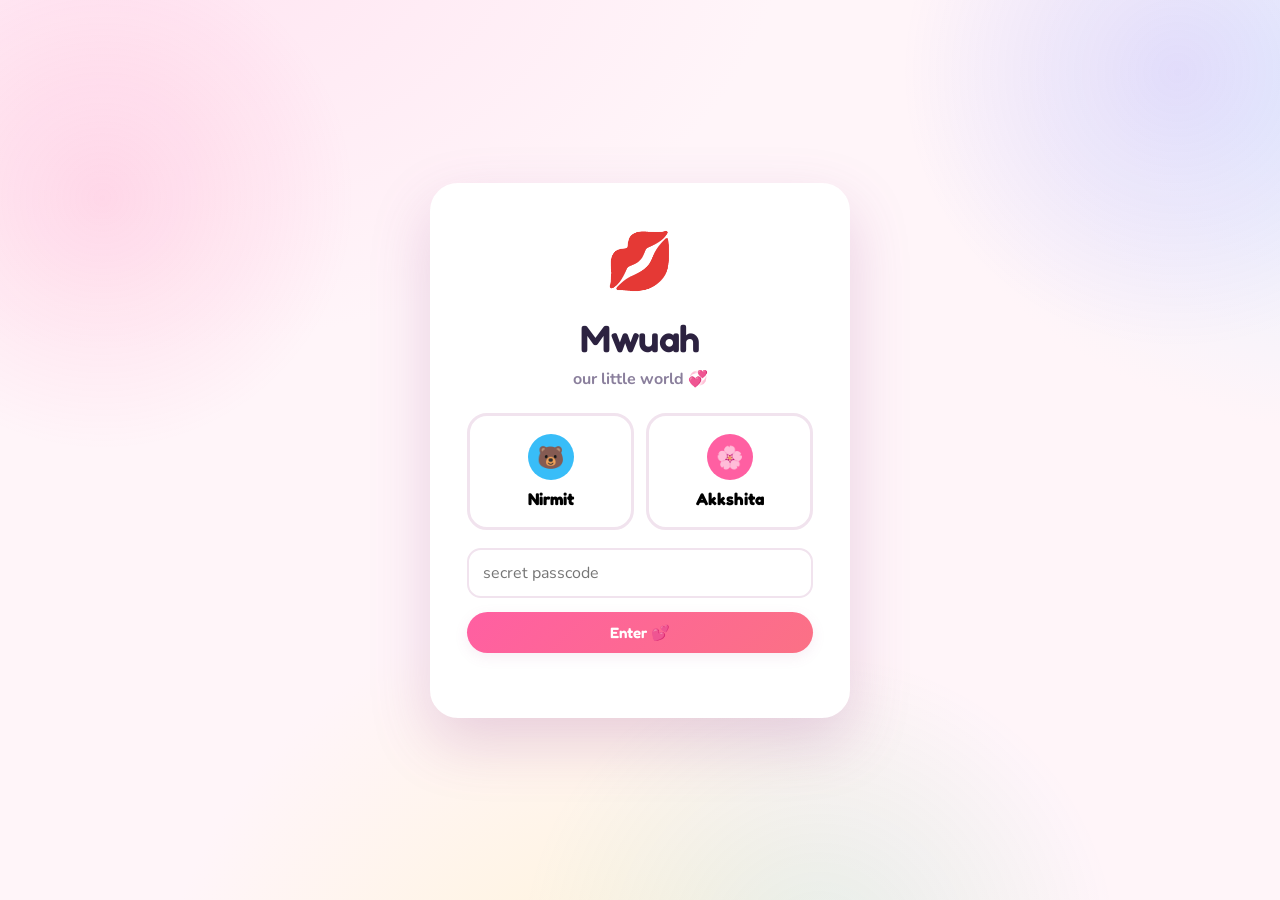
<file: login.html>
<!DOCTYPE html>
<html lang="en">
<head>
  <meta charset="UTF-8" />
  <meta name="viewport" content="width=device-width, initial-scale=1.0, maximum-scale=1.0" />
  <title>Mwuah 💋</title>
  <link rel="manifest" href="manifest.webmanifest" />
  <meta name="theme-color" content="#ff5fa2" />
  <meta name="mobile-web-app-capable" content="yes" />
  <meta name="apple-mobile-web-app-capable" content="yes" />
  <meta name="apple-mobile-web-app-title" content="Mwuah" />
  <link rel="apple-touch-icon" href="assets/apple-touch-icon.png" />
  <link rel="icon" href="assets/icon.svg" type="image/svg+xml" />
  <link rel="preconnect" href="https://fonts.googleapis.com" />
  <link rel="preconnect" href="https://fonts.gstatic.com" crossorigin />
  <link href="https://fonts.googleapis.com/css2?family=Fredoka:wght@400;500;600;700&family=Nunito:wght@400;600;700;800&display=swap" rel="stylesheet" />
  <link rel="stylesheet" href="styles/tokens.css" />
  <link rel="stylesheet" href="styles/base.css" />
  <link rel="stylesheet" href="styles/components.css" />
  <link rel="stylesheet" href="styles/pages.css" />
</head>
<body>
  <div class="login-wrap">
    <form class="login-card" id="loginForm">
      <span class="brand__mark">💋</span>
      <h1>Mwuah</h1>
      <p class="tag">our little world 💞</p>

      <div class="who-pick" id="whoPick"></div>

      <div class="field">
        <input class="input" id="passInput" type="password" placeholder="secret passcode" autocomplete="off" />
      </div>

      <button class="btn btn--primary btn--block" type="submit" id="enterBtn">Enter 💕</button>
      <div class="login-error" id="loginError"></div>
    </form>
  </div>

  <script type="module">
    import { PEOPLE } from './js/config.js';
    import { unlock, setWho, whoami, isUnlocked } from './js/auth.js';

    // already in? go straight through
    if (isUnlocked() && whoami()) window.location.href = 'index.html';

    let selected = whoami()?.key || null;
    const pick = document.getElementById('whoPick');
    pick.innerHTML = Object.values(PEOPLE).map((p) => `
      <button type="button" class="who-btn ${selected === p.key ? 'is-sel' : ''}" data-who="${p.key}">
        <span class="av" style="background:${p.color}">${p.emoji}</span>
        <span>${p.name}</span>
      </button>`).join('');

    pick.addEventListener('click', (e) => {
      const btn = e.target.closest('.who-btn');
      if (!btn) return;
      selected = btn.dataset.who;
      pick.querySelectorAll('.who-btn').forEach((b) => b.classList.toggle('is-sel', b === btn));
    });

    const err = document.getElementById('loginError');
    document.getElementById('loginForm').addEventListener('submit', async (e) => {
      e.preventDefault();
      err.textContent = '';
      if (!selected) { err.textContent = 'Pick who you are first 👆'; return; }
      const btn = document.getElementById('enterBtn');
      btn.disabled = true; btn.textContent = 'Unlocking…';
      try {
        await unlock(document.getElementById('passInput').value);
        setWho(selected);
        window.location.href = 'index.html';
      } catch (ex) {
        err.textContent = ex.message || 'Could not enter';
        btn.disabled = false; btn.textContent = 'Enter 💕';
      }
    });
  </script>
  <script>
    if ('serviceWorker' in navigator) {
      window.addEventListener('load', () => navigator.serviceWorker.register('sw.js').catch(() => {}));
    }
  </script>
</body>
</html>
</file>
<file: styles/tokens.css>
/* Mwuah — design tokens. Playful & colorful. */
:root {
  /* Surface */
  --bg: #fff5f9;
  --bg-grad: radial-gradient(1200px 800px at 10% -10%, #ffe3f1 0%, transparent 55%),
             radial-gradient(1000px 700px at 110% 10%, #e3f0ff 0%, transparent 50%),
             radial-gradient(900px 900px at 50% 120%, #fff4d6 0%, transparent 55%),
             #fff5f9;
  --card: #ffffff;
  --card-2: #fffafc;

  /* Ink */
  --ink: #2c2240;
  --muted: #8a7f9c;
  --line: #f1e3ee;

  /* Playful palette */
  --pink: #ff5fa2;
  --pink-soft: #ffe1ee;
  --grape: #8b5cf6;
  --grape-soft: #ece4ff;
  --sky: #38bdf8;
  --sky-soft: #d9f1ff;
  --mint: #34d399;
  --mint-soft: #d6f7ec;
  --sun: #fbbf24;
  --sun-soft: #fff0cc;
  --coral: #fb7185;

  --accent: var(--pink);

  /* Sticky note colors */
  --note-yellow: #fff3a8;
  --note-pink: #ffd1e3;
  --note-blue: #c9e7ff;
  --note-green: #ccf5dd;
  --note-purple: #e7d6ff;

  /* Geometry */
  --radius: 20px;
  --radius-sm: 14px;
  --radius-lg: 28px;
  --radius-pill: 999px;
  --pad: clamp(16px, 4.4vw, 44px);

  /* Shadow — soft, candy-like */
  --shadow-sm: 0 4px 14px rgba(180, 90, 150, 0.10);
  --shadow: 0 14px 36px rgba(180, 90, 150, 0.16);
  --shadow-lg: 0 24px 60px rgba(150, 70, 140, 0.22);

  /* Motion */
  --ease: cubic-bezier(0.22, 1, 0.36, 1);
  --bounce: cubic-bezier(0.34, 1.56, 0.64, 1);
  --t: 220ms var(--ease);

  /* Fonts */
  --font-display: 'Fredoka', 'Baloo 2', system-ui, sans-serif;
  --font-body: 'Nunito', system-ui, -apple-system, sans-serif;

  /* Layout */
  --nav-h: 66px;
  --maxw: 1100px;
}

* { box-sizing: border-box; }
</file>
<file: styles/base.css>
/* Mwuah — base reset & typography */
html, body { margin: 0; padding: 0; }

body {
  font-family: var(--font-body);
  color: var(--ink);
  background: var(--bg-grad);
  background-attachment: fixed;
  min-height: 100vh;
  -webkit-font-smoothing: antialiased;
  font-size: 16px;
  line-height: 1.5;
}

h1, h2, h3, h4 {
  font-family: var(--font-display);
  font-weight: 600;
  margin: 0;
  color: var(--ink);
  letter-spacing: -0.01em;
}
h1 { font-size: clamp(28px, 6vw, 44px); }
h2 { font-size: clamp(22px, 4vw, 30px); }
h3 { font-size: 20px; }

p { margin: 0 0 0.6em; }
a { color: inherit; text-decoration: none; }

button { font-family: inherit; cursor: pointer; border: none; background: none; }
input, textarea, select { font-family: inherit; font-size: 16px; color: var(--ink); }

img { max-width: 100%; display: block; }

::selection { background: var(--pink-soft); }

.eyebrow {
  font-family: var(--font-display);
  font-size: 13px;
  letter-spacing: 0.08em;
  text-transform: uppercase;
  color: var(--pink);
  font-weight: 600;
}

.muted { color: var(--muted); }
.center { text-align: center; }

/* Scrollbar */
::-webkit-scrollbar { width: 10px; height: 10px; }
::-webkit-scrollbar-thumb { background: var(--pink-soft); border-radius: 999px; }
::-webkit-scrollbar-thumb:hover { background: #ffc2dd; }

@keyframes pop-in {
  from { opacity: 0; transform: scale(0.96) translateY(8px); }
  to   { opacity: 1; transform: scale(1) translateY(0); }
}
@keyframes float-heart {
  0%   { opacity: 1; transform: translateY(0) scale(0.6) rotate(0deg); }
  100% { opacity: 0; transform: translateY(-160px) scale(1.3) rotate(20deg); }
}
@keyframes wiggle {
  0%, 100% { transform: rotate(-2deg); }
  50% { transform: rotate(2deg); }
}

/* Slowly drifting blob backdrop (behind everything) */
body::before {
  content: "";
  position: fixed; inset: -20% -20% -20% -20%; z-index: -2;
  background:
    radial-gradient(420px 420px at 20% 30%, rgba(255, 95, 162, 0.16), transparent 60%),
    radial-gradient(460px 460px at 80% 20%, rgba(139, 92, 246, 0.14), transparent 60%),
    radial-gradient(500px 500px at 60% 90%, rgba(56, 189, 248, 0.12), transparent 60%);
  animation: drift 26s ease-in-out infinite alternate;
  pointer-events: none;
}
@keyframes drift {
  0%   { transform: translate3d(0, 0, 0) scale(1); }
  50%  { transform: translate3d(2.5%, -2%, 0) scale(1.06); }
  100% { transform: translate3d(-2.5%, 2.5%, 0) scale(1.03); }
}

/* Floating petals layer */
#petalLayer { position: fixed; inset: 0; z-index: -1; pointer-events: none; overflow: hidden; }
.petal {
  position: absolute; top: 100vh; will-change: transform, opacity;
  animation-name: petal-rise; animation-timing-function: ease-in; animation-fill-mode: forwards;
}
@keyframes petal-rise {
  0%   { opacity: 0; transform: translateY(0) rotate(0deg); }
  10%  { opacity: 0.9; }
  90%  { opacity: 0.9; }
  100% { opacity: 0; transform: translateY(-118vh) rotate(220deg); }
}

/* Per-route entrance */
.page-enter { animation: page-enter 320ms var(--ease); }
@keyframes page-enter {
  from { opacity: 0; transform: translateY(10px); }
  to   { opacity: 1; transform: translateY(0); }
}
@media (prefers-reduced-motion: reduce) {
  * { animation-duration: 0.001ms !important; transition-duration: 0.001ms !important; }
}
</file>
<file: styles/components.css>
/* Mwuah — reusable components */

/* Buttons */
.btn {
  display: inline-flex; align-items: center; gap: 8px;
  padding: 11px 18px; border-radius: var(--radius-pill);
  font-family: var(--font-display); font-weight: 600; font-size: 15px;
  background: var(--card); color: var(--ink);
  box-shadow: var(--shadow-sm);
  transition: transform var(--t), box-shadow var(--t), background var(--t);
}
.btn:hover { transform: translateY(-2px); box-shadow: var(--shadow); }
.btn:active { transform: translateY(0) scale(0.97); }
.btn--primary { background: linear-gradient(135deg, var(--pink), var(--coral)); color: #fff; }
.btn--grape { background: linear-gradient(135deg, var(--grape), #a78bfa); color: #fff; }
.btn--ghost { background: transparent; box-shadow: none; }
.btn--ghost:hover { background: #fff; box-shadow: var(--shadow-sm); }
.btn--block { width: 100%; justify-content: center; }
.btn--sm { padding: 7px 13px; font-size: 14px; }
.btn--icon { padding: 9px; border-radius: 50%; }
.btn:disabled { opacity: 0.55; cursor: not-allowed; transform: none; }

/* Cards */
.card {
  background: var(--card); border-radius: var(--radius);
  box-shadow: var(--shadow-sm); padding: 20px;
  border: 2px solid #fff;
}
.card--pad-lg { padding: 26px; }

/* Pills / chips */
.chip {
  display: inline-flex; align-items: center; gap: 6px;
  padding: 5px 12px; border-radius: var(--radius-pill);
  font-size: 13px; font-weight: 700; font-family: var(--font-display);
  background: var(--grape-soft); color: var(--grape);
}
.chip--pink { background: var(--pink-soft); color: var(--pink); }
.chip--mint { background: var(--mint-soft); color: #0f9c6c; }
.chip--sky  { background: var(--sky-soft); color: #0a7fb8; }
.chip--sun  { background: var(--sun-soft); color: #b27908; }

/* Author tags */
.who { display: inline-flex; align-items: center; gap: 6px; font-weight: 800; font-size: 13px; }
.who__dot { width: 9px; height: 9px; border-radius: 50%; }
.who--nirmit .who__dot { background: var(--sky); }
.who--akkshita .who__dot { background: var(--pink); }
.who--nirmit { color: #0a7fb8; }
.who--akkshita { color: var(--pink); }

/* Inputs */
.field { display: flex; flex-direction: column; gap: 6px; margin-bottom: 14px; }
.field > label { font-weight: 700; font-size: 14px; color: var(--ink); }
.input, .textarea, .select {
  width: 100%; padding: 12px 14px; border-radius: var(--radius-sm);
  border: 2px solid var(--line); background: #fff; color: var(--ink);
  transition: border var(--t), box-shadow var(--t);
}
.input:focus, .textarea:focus, .select:focus {
  outline: none; border-color: var(--pink);
  box-shadow: 0 0 0 4px var(--pink-soft);
}
.textarea { resize: vertical; min-height: 80px; }
.row { display: flex; gap: 12px; }
.row > * { flex: 1; }

/* Segmented control */
.seg { display: inline-flex; background: #fff; border-radius: var(--radius-pill); padding: 4px; box-shadow: var(--shadow-sm); gap: 2px; }
.seg button { padding: 8px 16px; border-radius: var(--radius-pill); font-family: var(--font-display); font-weight: 600; font-size: 14px; color: var(--muted); transition: all var(--t); }
.seg button.is-active { background: linear-gradient(135deg, var(--pink), var(--coral)); color: #fff; }

/* Modal */
.modal-backdrop {
  position: fixed; inset: 0; z-index: 100;
  background: rgba(60, 30, 60, 0.34); backdrop-filter: blur(4px);
  display: flex; align-items: center; justify-content: center; padding: 20px;
  animation: pop-in 180ms var(--ease);
}
.modal {
  background: var(--card); border-radius: var(--radius-lg);
  box-shadow: var(--shadow-lg); width: min(480px, 100%);
  max-height: 90vh; overflow-y: auto; padding: 26px;
  animation: pop-in 260ms var(--bounce);
}
.modal__head { display: flex; align-items: center; justify-content: space-between; margin-bottom: 18px; }
.modal__close { font-size: 22px; color: var(--muted); width: 36px; height: 36px; border-radius: 50%; }
.modal__close:hover { background: var(--pink-soft); color: var(--pink); }

/* Toast */
#toastRoot { position: fixed; bottom: 22px; left: 50%; transform: translateX(-50%); z-index: 200; display: flex; flex-direction: column; gap: 10px; align-items: center; }
.toast {
  padding: 12px 20px; border-radius: var(--radius-pill);
  background: var(--ink); color: #fff; font-weight: 700; font-size: 14px;
  box-shadow: var(--shadow); animation: pop-in 220ms var(--bounce);
}
.toast--success { background: linear-gradient(135deg, var(--mint), #10b981); }
.toast--error { background: linear-gradient(135deg, var(--coral), #ef4444); }

/* Empty state */
.empty { text-align: center; padding: 40px 20px; color: var(--muted); }
.empty__emoji { font-size: 46px; margin-bottom: 10px; }

/* Floating heart burst */
.heart-burst { position: fixed; z-index: 300; pointer-events: none; font-size: 28px; animation: float-heart 1.1s var(--ease) forwards; }
</file>
<file: styles/pages.css>
/* Mwuah — page-specific styles */

/* ---------- Login ---------- */
.login-wrap { min-height: 100vh; display: grid; place-items: center; padding: 24px; }
.login-card {
  width: min(420px, 100%); background: var(--card); border-radius: var(--radius-lg);
  box-shadow: var(--shadow-lg); padding: 34px; text-align: center; border: 3px solid #fff;
  animation: pop-in 360ms var(--bounce);
}
.login-card .brand__mark { font-size: 56px; display: block; margin-bottom: 6px; }
.login-card h1 { font-size: 38px; }
.login-card .tag { color: var(--muted); font-weight: 700; margin-bottom: 22px; }
.who-pick { display: grid; grid-template-columns: 1fr 1fr; gap: 12px; margin: 18px 0; }
.who-btn {
  padding: 18px 12px; border-radius: var(--radius); border: 3px solid var(--line);
  background: #fff; font-family: var(--font-display); font-weight: 700; font-size: 17px;
  transition: all var(--t); display: flex; flex-direction: column; align-items: center; gap: 8px;
}
.who-btn .av { width: 46px; height: 46px; border-radius: 50%; display: grid; place-items: center; color: #fff; font-size: 22px; }
.who-btn.is-sel { border-color: var(--pink); transform: translateY(-3px); box-shadow: var(--shadow); }
.login-error { color: #ef4444; font-weight: 700; font-size: 14px; min-height: 20px; margin-top: 8px; }

/* ---------- Home dashboard ---------- */
.hero-card {
  background: linear-gradient(135deg, var(--pink), var(--grape));
  color: #fff; border-radius: var(--radius-lg); padding: 26px; box-shadow: var(--shadow);
  position: relative; overflow: hidden;
}
.hero-card h2 { color: #fff; }
.hero-card .big-num { font-family: var(--font-display); font-size: clamp(40px, 9vw, 64px); font-weight: 700; line-height: 1; }
.hero-card .sub { opacity: 0.92; font-weight: 700; }

.tap-card { text-align: center; }
.tap-btn {
  width: 110px; height: 110px; border-radius: 50%; margin: 6px auto 12px;
  background: linear-gradient(135deg, var(--pink), var(--coral)); color: #fff;
  font-size: 44px; display: grid; place-items: center; box-shadow: var(--shadow);
  transition: transform 160ms var(--bounce);
}
.tap-btn:hover { transform: scale(1.06); }
.tap-btn:active { transform: scale(0.92); }

.stat-row { display: flex; align-items: baseline; gap: 8px; }
.stat-row .n { font-family: var(--font-display); font-size: 30px; font-weight: 700; }

.mood-faces { display: flex; gap: 8px; flex-wrap: wrap; }
.mood-face { font-size: 30px; width: 50px; height: 50px; border-radius: 50%; display: grid; place-items: center; background: #fff; border: 2px solid var(--line); transition: all var(--t); }
.mood-face:hover { transform: scale(1.12); }
.mood-face.is-sel { border-color: var(--pink); background: var(--pink-soft); transform: scale(1.12); }

/* ---------- Expenses ---------- */
.expense-row { display: flex; align-items: center; gap: 12px; padding: 12px 4px; border-bottom: 1px solid var(--line); }
.expense-row:last-child { border-bottom: none; }
.expense-row .emoji { font-size: 24px; width: 44px; height: 44px; border-radius: 50%; display: grid; place-items: center; background: var(--bg); flex: none; }
.expense-row .meta { flex: 1; min-width: 0; }
.expense-row .meta .t { font-weight: 800; }
.expense-row .amt { font-family: var(--font-display); font-weight: 700; font-size: 18px; }

/* ---------- Cycle ---------- */
.cycle-ring { display: grid; place-items: center; text-align: center; padding: 10px; }
.ring {
  width: 200px; height: 200px; border-radius: 50%; display: grid; place-items: center;
  background: conic-gradient(var(--pink) var(--p, 0%), var(--pink-soft) 0);
  position: relative;
}
.ring::before { content: ""; position: absolute; inset: 16px; border-radius: 50%; background: #fff; }
.ring__inner { position: relative; z-index: 1; }
.ring__inner .d { font-family: var(--font-display); font-size: 42px; font-weight: 700; line-height: 1; }
.ring__inner .l { color: var(--muted); font-weight: 700; font-size: 13px; }

.cal { display: grid; grid-template-columns: repeat(7, 1fr); gap: 5px; }
.cal__dow { text-align: center; font-size: 11px; font-weight: 800; color: var(--muted); padding-bottom: 4px; }
.cal__cell { aspect-ratio: 1; border-radius: 10px; display: grid; place-items: center; font-weight: 700; font-size: 13px; background: #fff; border: 2px solid transparent; }
.cal__cell.is-empty { background: transparent; }
.cal__cell.is-period { background: var(--pink); color: #fff; }
.cal__cell.is-predicted { background: var(--pink-soft); color: var(--pink); border-style: dashed; border-color: var(--pink); }
.cal__cell.is-fertile { background: var(--grape-soft); color: var(--grape); }
.cal__cell.is-today { box-shadow: 0 0 0 3px var(--sun); }
.legend { display: flex; flex-wrap: wrap; gap: 12px; margin-top: 14px; font-size: 13px; font-weight: 700; color: var(--muted); }
.legend span { display: inline-flex; align-items: center; gap: 6px; }
.legend i { width: 14px; height: 14px; border-radius: 5px; display: inline-block; }

/* ---------- Sticky notes ---------- */
.notes-wall { display: grid; grid-template-columns: repeat(auto-fill, minmax(190px, 1fr)); gap: 18px; }
.sticky {
  padding: 18px; border-radius: 6px; min-height: 160px;
  box-shadow: var(--shadow-sm); position: relative;
  font-family: var(--font-body); display: flex; flex-direction: column;
  transform: rotate(var(--rot, -1deg)); transition: transform 200ms var(--bounce), box-shadow var(--t);
}
.sticky:hover { transform: rotate(0deg) scale(1.03); box-shadow: var(--shadow); z-index: 2; }
.sticky::before { content: "📌"; position: absolute; top: -10px; left: 50%; transform: translateX(-50%); font-size: 20px; filter: drop-shadow(0 2px 2px rgba(0,0,0,0.2)); }
.sticky .body { flex: 1; font-size: 17px; font-weight: 700; line-height: 1.35; white-space: pre-wrap; word-break: break-word; }
.sticky .foot { display: flex; align-items: center; justify-content: space-between; margin-top: 12px; font-size: 12px; }
.sticky .del { opacity: 0; transition: opacity var(--t); font-size: 16px; }
.sticky:hover .del { opacity: 0.7; }

/* ---------- Bucket list ---------- */
.bucket-item { display: flex; align-items: center; gap: 12px; padding: 13px 4px; border-bottom: 1px solid var(--line); }
.bucket-item:last-child { border-bottom: none; }
.bucket-check { width: 28px; height: 28px; border-radius: 50%; border: 3px solid var(--line); flex: none; display: grid; place-items: center; transition: all var(--t); font-size: 15px; color: #fff; }
.bucket-item.is-done .bucket-check { background: var(--mint); border-color: var(--mint); }
.bucket-item.is-done .t { text-decoration: line-through; color: var(--muted); }
.bucket-item .t { flex: 1; font-weight: 700; }

/* ---------- Memories ---------- */
.mem-grid { display: grid; grid-template-columns: repeat(auto-fill, minmax(180px, 1fr)); gap: 16px; }
.mem {
  border-radius: var(--radius); overflow: hidden; background: #fff; box-shadow: var(--shadow-sm);
  transition: transform var(--t), box-shadow var(--t); position: relative;
}
.mem:hover { transform: translateY(-4px) rotate(-1deg); box-shadow: var(--shadow); }
.mem__img { aspect-ratio: 4/3; object-fit: cover; width: 100%; background: var(--pink-soft); }
.mem__noimg { aspect-ratio: 4/3; display: grid; place-items: center; font-size: 40px; background: linear-gradient(135deg, var(--pink-soft), var(--grape-soft)); }
.mem__body { padding: 12px 14px; }
.mem__body .t { font-weight: 800; font-family: var(--font-display); }
.mem__body .d { color: var(--muted); font-size: 13px; font-weight: 700; }
.mem__milestone { position: absolute; top: 10px; left: 10px; background: var(--sun); color: #7a4f00; font-size: 11px; font-weight: 800; padding: 3px 10px; border-radius: 999px; }
.mem .del { position: absolute; top: 8px; right: 8px; background: rgba(0,0,0,0.45); color: #fff; width: 28px; height: 28px; border-radius: 50%; opacity: 0; transition: opacity var(--t); }
.mem:hover .del { opacity: 1; }

/* Color picker (notes) */
.color-pick { display: flex; gap: 8px; }
.color-pick button { width: 30px; height: 30px; border-radius: 50%; border: 3px solid #fff; box-shadow: var(--shadow-sm); transition: transform var(--t); }
.color-pick button.is-sel { transform: scale(1.18); box-shadow: 0 0 0 3px var(--ink); }

.loading { text-align: center; padding: 50px; color: var(--muted); font-weight: 700; }

/* ---------- Period-care banner ---------- */
.care-banner {
  margin-top: 16px; padding: 14px 18px; border-radius: var(--radius);
  background: linear-gradient(135deg, var(--pink-soft), var(--grape-soft));
  border: 2px solid #fff; box-shadow: var(--shadow-sm);
  font-weight: 800; color: var(--ink);
}

/* ---------- Medicines ---------- */
.med-info { margin-top: 4px; }
.med-bubble {
  margin-top: 12px; padding: 14px 16px; border-radius: 16px 16px 16px 4px;
  background: var(--grape-soft); color: var(--ink); font-weight: 600; line-height: 1.45;
  animation: pop-in 200ms var(--ease);
}
.med-disclaimer { margin-top: 10px; font-size: 12px; font-weight: 700; color: var(--muted); }
.med-card { margin-bottom: 12px; }
.med-card.is-taken { background: var(--mint-soft); }
.med-card__main { display: flex; align-items: center; gap: 12px; }
.med-card__pill { font-size: 22px; width: 46px; height: 46px; border-radius: 14px; display: grid; place-items: center; background: var(--bg); flex: none; }
.med-card__name { font-weight: 800; font-family: var(--font-display); display: flex; align-items: center; gap: 8px; flex-wrap: wrap; }

/* ---------- Savings ---------- */
.goal-card { margin-bottom: 16px; }
.goal-card__head { display: flex; align-items: center; gap: 12px; }
.goal-card__emoji { font-size: 28px; width: 52px; height: 52px; border-radius: 16px; display: grid; place-items: center; background: var(--bg); flex: none; }
.goal-card__title { font-weight: 800; font-family: var(--font-display); font-size: 18px; display: flex; align-items: center; gap: 8px; flex-wrap: wrap; }
.bar { height: 14px; border-radius: 999px; background: var(--mint-soft); overflow: hidden; margin-top: 14px; }
.bar__fill { height: 100%; border-radius: 999px; background: linear-gradient(90deg, var(--mint), var(--grape)); transition: width 500ms var(--ease); }
.goal-card__meta { display: flex; justify-content: space-between; margin-top: 8px; font-weight: 800; font-size: 13px; color: var(--muted); }
.emoji-pick { width: 40px; height: 40px; border-radius: 12px; border: 3px solid var(--line); background: #fff; font-size: 20px; transition: transform var(--t); }
.emoji-pick.is-sel { border-color: var(--pink); transform: scale(1.1); background: var(--pink-soft); }

/* ---------- Important dates ---------- */
.date-card { display: flex; align-items: center; gap: 14px; margin-bottom: 12px; }
.date-card__emoji { font-size: 30px; width: 52px; height: 52px; border-radius: 16px; display: grid; place-items: center; background: var(--bg); flex: none; }
.date-card__meta { flex: 1; min-width: 0; }
.date-card__meta .t { font-weight: 800; font-family: var(--font-display); }
.date-card__count { text-align: center; flex: none; }
.date-card__count .n { font-family: var(--font-display); font-weight: 700; font-size: 26px; line-height: 1; color: var(--pink); }
.date-card__count .l { font-size: 11px; font-weight: 800; color: var(--muted); text-transform: uppercase; }
</file>
